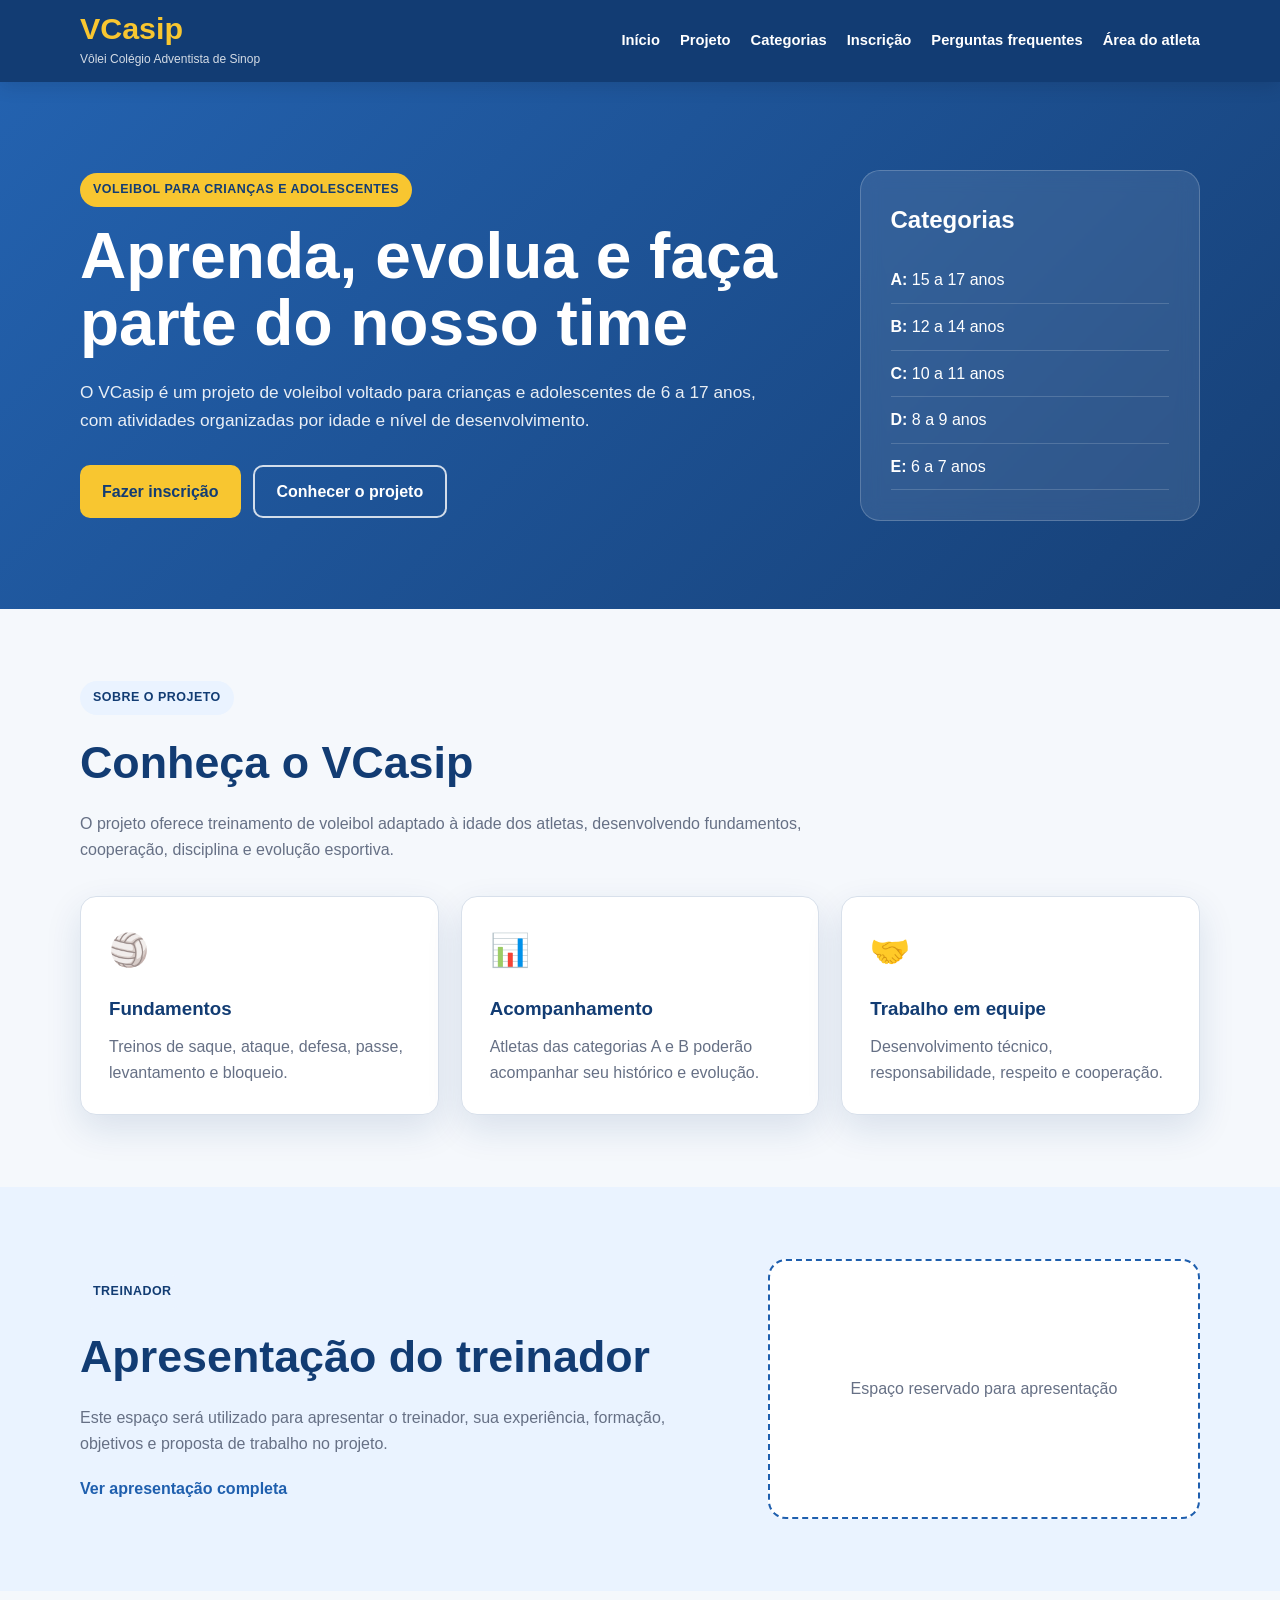
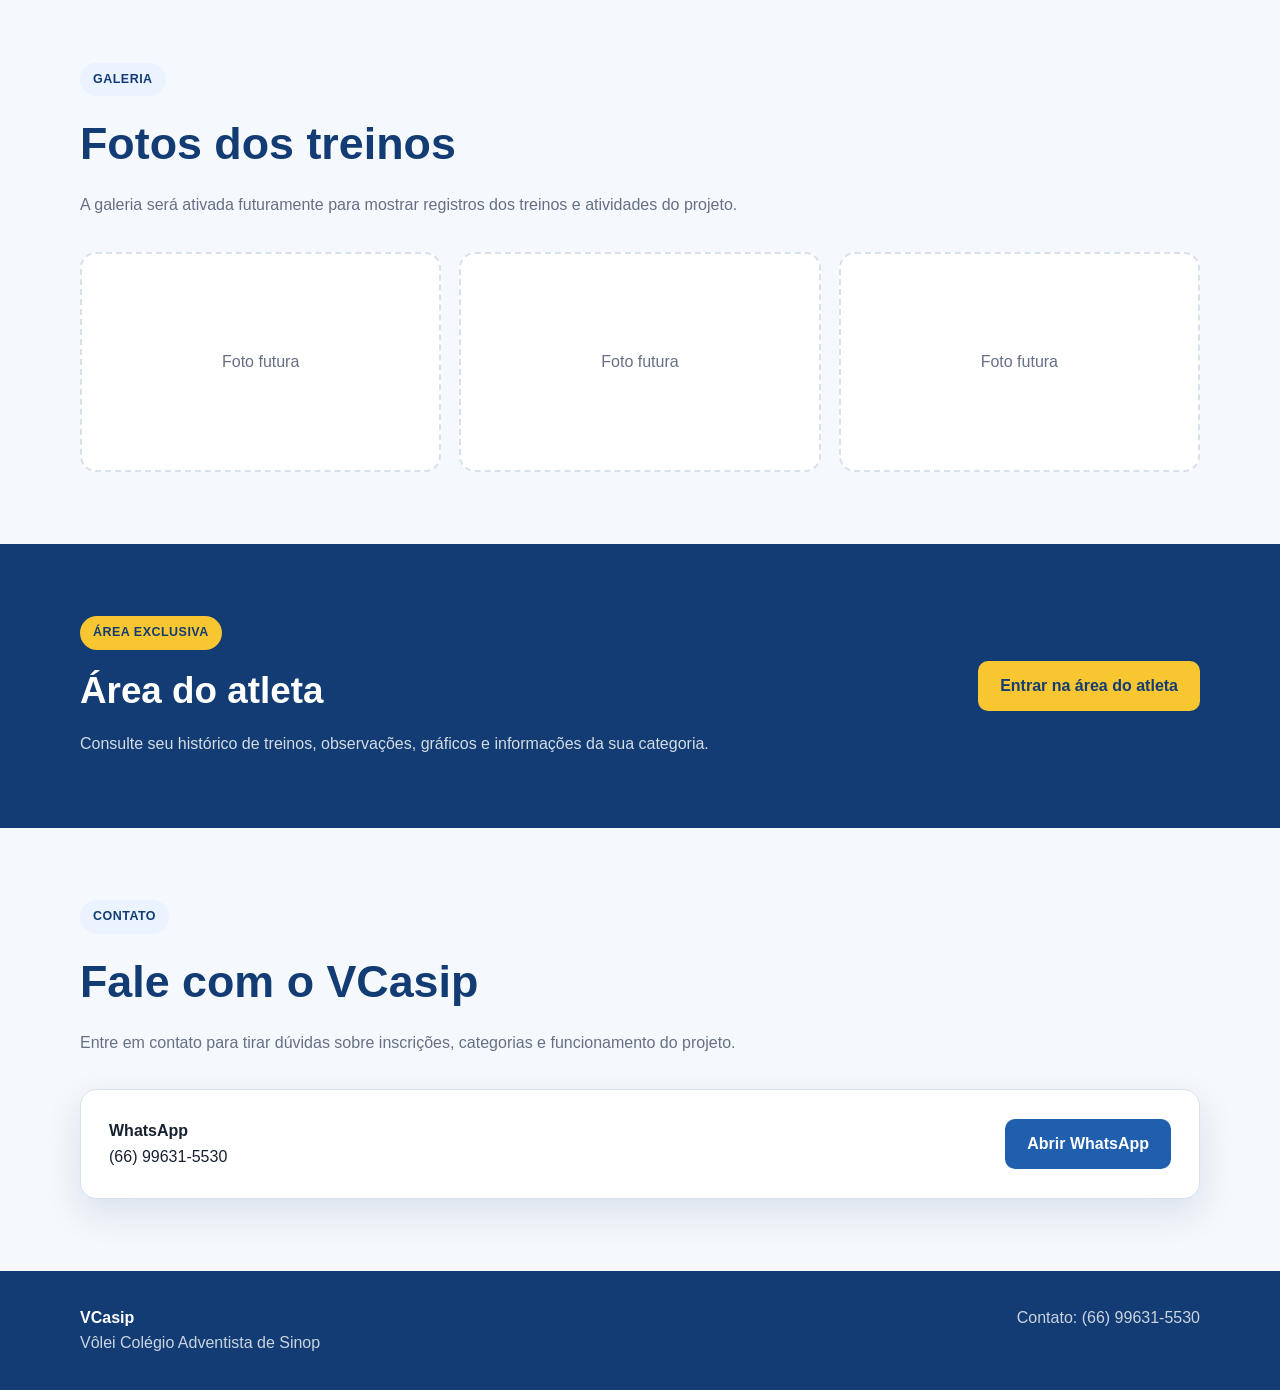
<file: index.html>
<!DOCTYPE html>
<html lang="pt-BR">
<head>
    <meta charset="UTF-8">

    <meta
        name="viewport"
        content="width=device-width, initial-scale=1.0"
    >

    <meta
        name="description"
        content="Site oficial do Vôlei Colégio Adventista de Sinop - VCasip"
    >

    <title>VCasip | Vôlei Colégio Adventista de Sinop</title>

    <link rel="stylesheet" href="css/style.css">
</head>

<body>
    <header class="cabecalho">
        <div class="container cabecalho-conteudo">
            <div class="identidade">
                <a href="index.html" class="logo">
                    VCasip
                </a>

                <span class="subtitulo-logo">
                    Vôlei Colégio Adventista de Sinop
                </span>
            </div>

            <button
                class="botao-menu"
                id="botao-menu"
                aria-label="Abrir menu"
                aria-expanded="false"
            >
                ☰
            </button>

            <nav class="menu" id="menu-principal">
                <a href="index.html">Início</a>
                <a href="sobre.html">Projeto</a>
                <a href="categorias.html">Categorias</a>
                <a href="inscricao.html">Inscrição</a>
                <a href="faq.html">Perguntas frequentes</a>
                <a href="atleta.html">Área do atleta</a>
            </nav>
        </div>
    </header>

    <main>
        <section class="hero">
            <div class="container hero-conteudo">
                <div class="hero-texto">
                    <span class="etiqueta">
                        Voleibol para crianças e adolescentes
                    </span>

                    <h1>
                        Aprenda, evolua e faça parte do nosso time
                    </h1>

                    <p>
                        O VCasip é um projeto de voleibol voltado para
                        crianças e adolescentes de 6 a 17 anos, com
                        atividades organizadas por idade e nível de
                        desenvolvimento.
                    </p>

                    <div class="grupo-botoes">
                        <a
                            class="botao botao-amarelo"
                            href="inscricao.html"
                        >
                            Fazer inscrição
                        </a>

                        <a
                            class="botao botao-contorno"
                            href="sobre.html"
                        >
                            Conhecer o projeto
                        </a>
                    </div>
                </div>

                <div class="hero-cartao">
                    <h2>Categorias</h2>

                    <ul>
                        <li><strong>A:</strong> 15 a 17 anos</li>
                        <li><strong>B:</strong> 12 a 14 anos</li>
                        <li><strong>C:</strong> 10 a 11 anos</li>
                        <li><strong>D:</strong> 8 a 9 anos</li>
                        <li><strong>E:</strong> 6 a 7 anos</li>
                    </ul>
                </div>
            </div>
        </section>

        <section class="secao">
            <div class="container">
                <div class="cabecalho-secao">
                    <span class="etiqueta etiqueta-azul">
                        Sobre o projeto
                    </span>

                    <h2>Conheça o VCasip</h2>

                    <p>
                        O projeto oferece treinamento de voleibol adaptado
                        à idade dos atletas, desenvolvendo fundamentos,
                        cooperação, disciplina e evolução esportiva.
                    </p>
                </div>

                <div class="grade-cards">
                    <article class="card">
                        <div class="icone-card">🏐</div>

                        <h3>Fundamentos</h3>

                        <p>
                            Treinos de saque, ataque, defesa, passe,
                            levantamento e bloqueio.
                        </p>
                    </article>

                    <article class="card">
                        <div class="icone-card">📊</div>

                        <h3>Acompanhamento</h3>

                        <p>
                            Atletas das categorias A e B poderão acompanhar
                            seu histórico e evolução.
                        </p>
                    </article>

                    <article class="card">
                        <div class="icone-card">🤝</div>

                        <h3>Trabalho em equipe</h3>

                        <p>
                            Desenvolvimento técnico, responsabilidade,
                            respeito e cooperação.
                        </p>
                    </article>
                </div>
            </div>
        </section>

        <section class="secao secao-azul-claro">
            <div class="container duas-colunas">
                <div>
                    <span class="etiqueta etiqueta-azul">
                        Treinador
                    </span>

                    <h2>Apresentação do treinador</h2>

                    <p>
                        Este espaço será utilizado para apresentar o
                        treinador, sua experiência, formação, objetivos
                        e proposta de trabalho no projeto.
                    </p>

                    <a
                        href="sobre.html"
                        class="link-destaque"
                    >
                        Ver apresentação completa
                    </a>
                </div>

                <div class="cartao-placeholder">
                    <span>Espaço reservado para apresentação</span>
                </div>
            </div>
        </section>

        <section class="secao">
            <div class="container">
                <div class="cabecalho-secao">
                    <span class="etiqueta etiqueta-azul">
                        Galeria
                    </span>

                    <h2>Fotos dos treinos</h2>

                    <p>
                        A galeria será ativada futuramente para mostrar
                        registros dos treinos e atividades do projeto.
                    </p>
                </div>

                <div class="galeria-placeholder">
                    <div>Foto futura</div>
                    <div>Foto futura</div>
                    <div>Foto futura</div>
                </div>
            </div>
        </section>

        <section class="secao chamada">
            <div class="container chamada-conteudo">
                <div>
                    <span class="etiqueta">
                        Área exclusiva
                    </span>

                    <h2>Área do atleta</h2>

                    <p>
                        Consulte seu histórico de treinos, observações,
                        gráficos e informações da sua categoria.
                    </p>
                </div>

                <a
                    href="atleta.html"
                    class="botao botao-amarelo"
                >
                    Entrar na área do atleta
                </a>
            </div>
        </section>

        <section class="secao">
            <div class="container">
                <div class="cabecalho-secao">
                    <span class="etiqueta etiqueta-azul">
                        Contato
                    </span>

                    <h2>Fale com o VCasip</h2>

                    <p>
                        Entre em contato para tirar dúvidas sobre inscrições,
                        categorias e funcionamento do projeto.
                    </p>
                </div>

                <div class="contato-card">
                    <div>
                        <strong>WhatsApp</strong>
                        <p>(66) 99631-5530</p>
                    </div>

                    <a
                        class="botao botao-azul"
                        href="https://wa.me/5566996315530"
                        target="_blank"
                        rel="noopener noreferrer"
                    >
                        Abrir WhatsApp
                    </a>
                </div>
            </div>
        </section>
    </main>

    <footer class="rodape">
        <div class="container rodape-conteudo">
            <div>
                <strong>VCasip</strong>

                <p>Vôlei Colégio Adventista de Sinop</p>
            </div>

            <div>
                <p>Contato: (66) 99631-5530</p>
            </div>
        </div>
    </footer>

    <script src="js/main.js"></script>
</body>
</html>
</file>
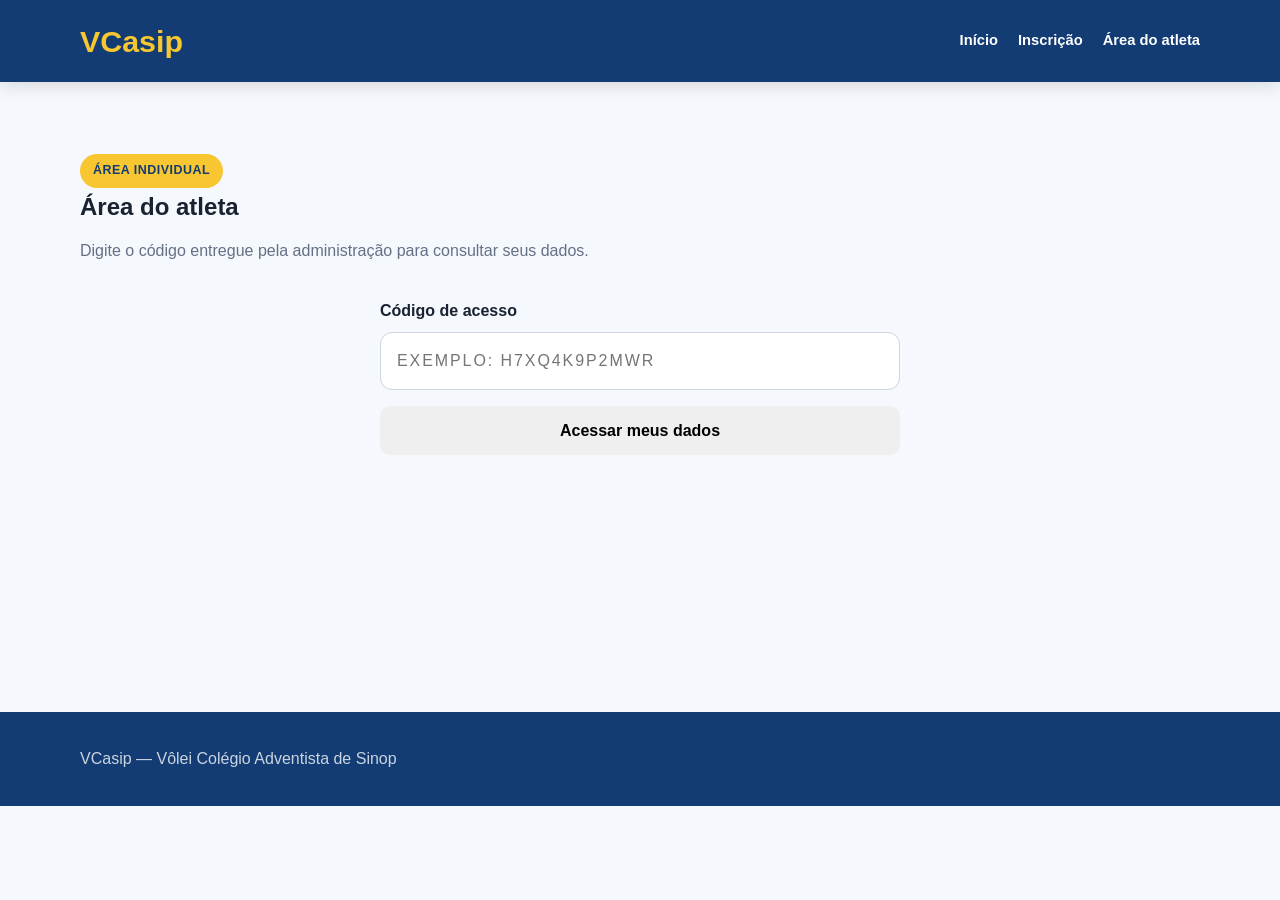
<file: atleta.html>
<!DOCTYPE html>
<html lang="pt-BR">
<head>
    <meta charset="UTF-8">

    <meta
        name="viewport"
        content="width=device-width, initial-scale=1.0"
    >

    <meta
        name="description"
        content="Área individual do atleta VCasip"
    >

    <title>Área do Atleta | VCasip</title>

    <link
        rel="stylesheet"
        href="css/style.css"
    >
</head>

<body>
    <header class="cabecalho">
        <div class="container cabecalho-conteudo">
            <a
                href="index.html"
                class="logo"
            >
                VCasip
            </a>

            <button
                class="botao-menu"
                id="botao-menu"
                type="button"
                aria-label="Abrir menu"
            >
                ☰
            </button>

            <nav
                class="menu"
                id="menu"
            >
                <a href="index.html">Início</a>
                <a href="inscricao.html">Inscrição</a>
                <a href="atleta.html">Área do atleta</a>
            </nav>
        </div>
    </header>

    <main>
        <section class="secao area-acesso">
            <div class="container">
                <div class="cabecalho-secao">
                    <span class="etiqueta">
                        Área individual
                    </span>

                    <h1>Área do atleta</h1>

                    <p>
                        Digite o código entregue pela administração
                        para consultar seus dados.
                    </p>
                </div>

                <form
                    id="formulario-acesso"
                    class="cartao formulario-acesso"
                >
                    <label for="codigo-atleta">
                        Código de acesso
                    </label>

                    <input
                        type="text"
                        id="codigo-atleta"
                        name="codigo"
                        maxlength="12"
                        autocomplete="off"
                        placeholder="Exemplo: H7XQ4K9P2MWR"
                        required
                    >

                    <button
                        type="submit"
                        class="botao botao-primario"
                    >
                        Acessar meus dados
                    </button>

                    <div
                        id="mensagem-acesso"
                        class="mensagem-formulario"
                        aria-live="polite"
                    ></div>
                </form>

                <section
                    id="painel-atleta"
                    class="painel-atleta oculto"
                >
                    <div class="cartao perfil-atleta">
                        <div>
                            <span class="etiqueta">
                                Perfil
                            </span>

                            <h2 id="nome-atleta">
                                Nome do atleta
                            </h2>

                            <p id="categoria-atleta"></p>
                            <p id="posicao-atleta"></p>
                        </div>

                        <button
                            type="button"
                            id="botao-sair"
                            class="botao botao-secundario"
                        >
                            Sair
                        </button>
                    </div>

                    <section class="secao-painel">
                        <h2>Frequência</h2>

                        <div class="grade-indicadores">
                            <article class="cartao indicador">
                                <strong id="frequencia-percentual">
                                    0%
                                </strong>
                                <span>Frequência</span>
                            </article>

                            <article class="cartao indicador">
                                <strong id="presencas-total">
                                    0
                                </strong>
                                <span>Presenças</span>
                            </article>

                            <article class="cartao indicador">
                                <strong id="ausencias-total">
                                    0
                                </strong>
                                <span>Ausências</span>
                            </article>

                            <article class="cartao indicador">
                                <strong id="justificadas-total">
                                    0
                                </strong>
                                <span>Justificadas</span>
                            </article>
                        </div>
                    </section>

                    <section class="secao-painel">
                        <h2>Estatísticas gerais</h2>

                        <div
                            id="grade-estatisticas"
                            class="grade-estatisticas"
                        ></div>
                    </section>

                    <section class="secao-painel">
                        <h2>Orientações e metas</h2>

                        <div
                            id="lista-observacoes"
                            class="lista-observacoes"
                        ></div>
                    </section>
                </section>
            </div>
        </section>
    </main>

    <footer class="rodape">
        <div class="container">
            <p>
                VCasip — Vôlei Colégio Adventista de Sinop
            </p>
        </div>
    </footer>

    <script src="js/main.js"></script>
    <script src="js/api.js"></script>
    <script src="js/atleta.js"></script>
</body>
</html>
</file>
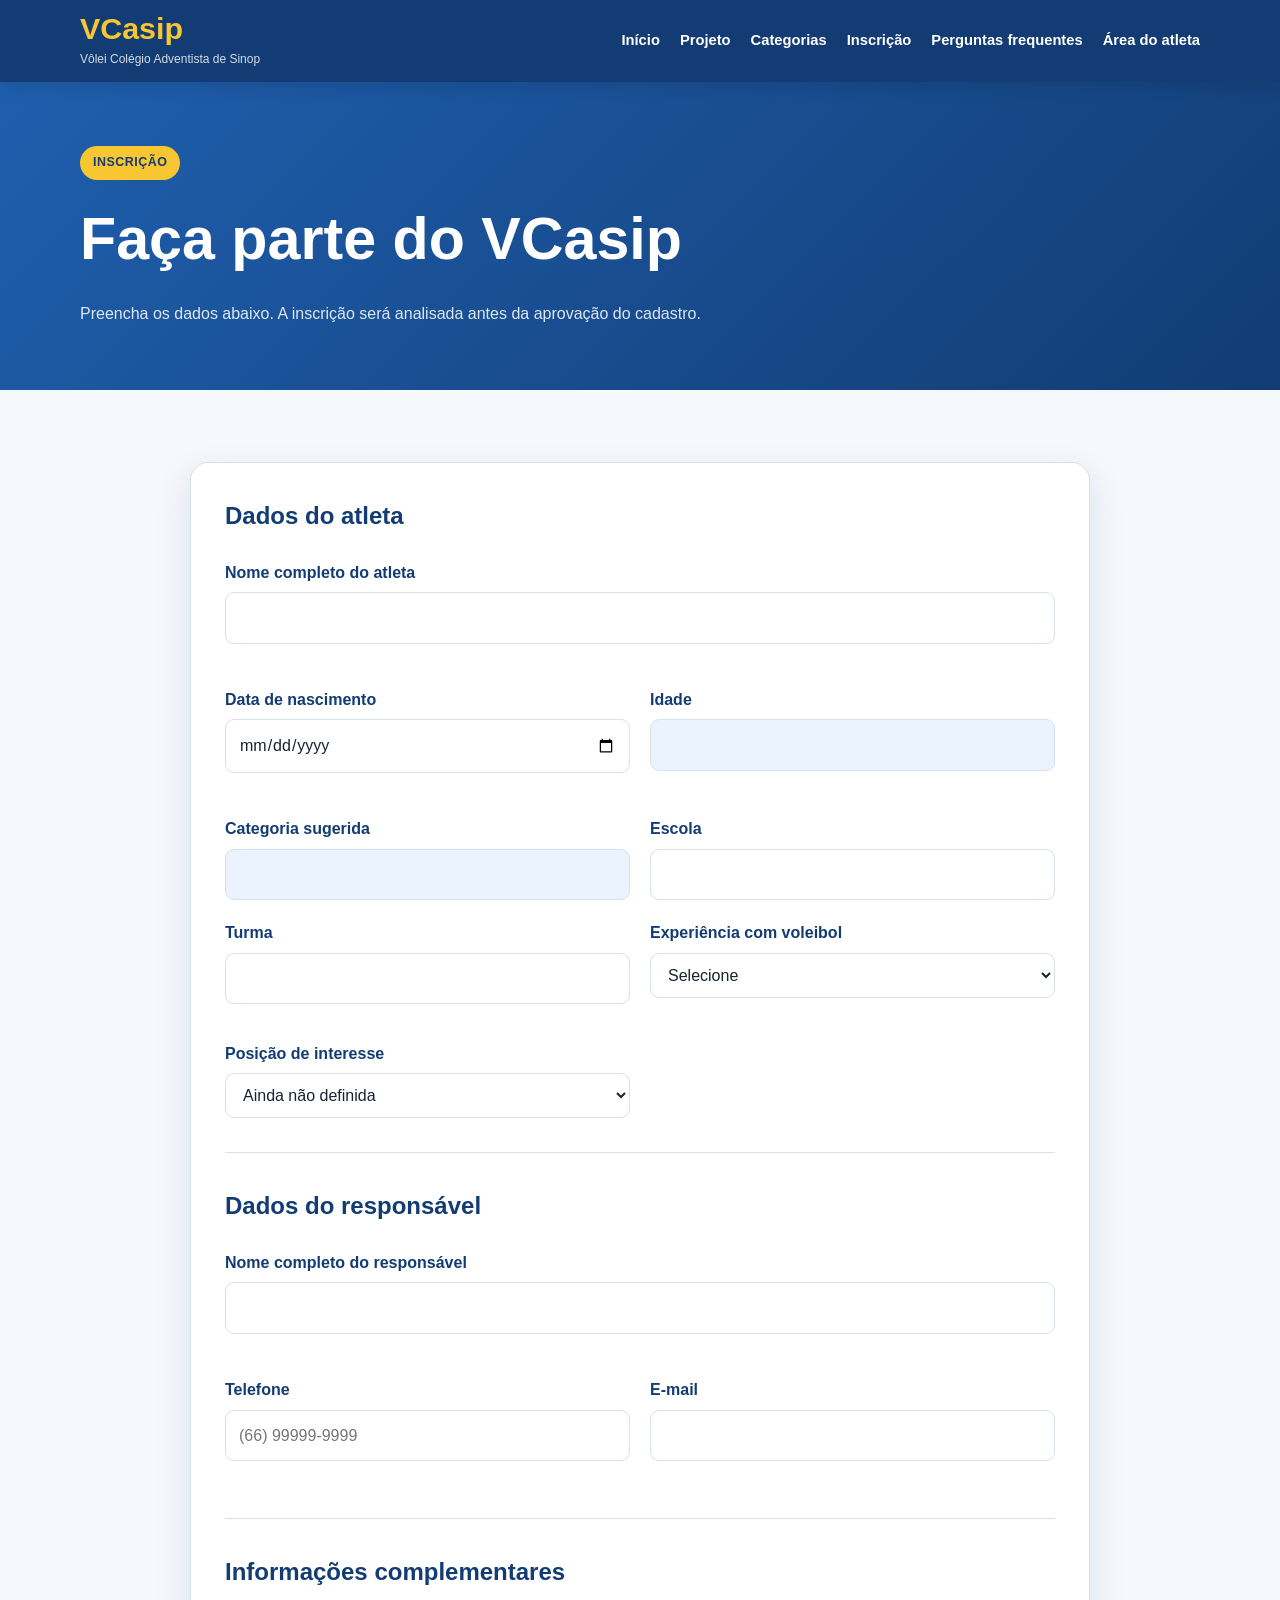
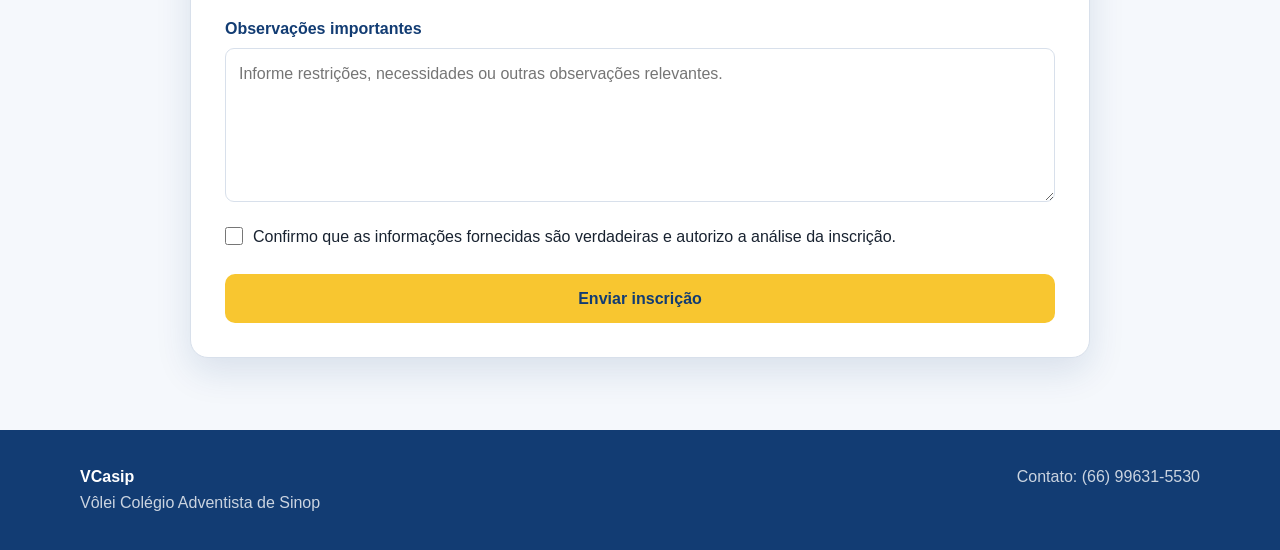
<file: inscricao.html>
<!DOCTYPE html>
<html lang="pt-BR">
<head>
    <meta charset="UTF-8">

    <meta
        name="viewport"
        content="width=device-width, initial-scale=1.0"
    >

    <meta
        name="description"
        content="Formulário de inscrição do VCasip"
    >

    <title>Inscrição | VCasip</title>

    <link rel="stylesheet" href="css/style.css">
</head>

<body>
    <header class="cabecalho">
        <div class="container cabecalho-conteudo">
            <div class="identidade">
                <a href="index.html" class="logo">
                    VCasip
                </a>

                <span class="subtitulo-logo">
                    Vôlei Colégio Adventista de Sinop
                </span>
            </div>

            <button
                class="botao-menu"
                id="botao-menu"
                aria-label="Abrir menu"
                aria-expanded="false"
            >
                ☰
            </button>

            <nav class="menu" id="menu-principal">
                <a href="index.html">Início</a>
                <a href="sobre.html">Projeto</a>
                <a href="categorias.html">Categorias</a>
                <a href="inscricao.html">Inscrição</a>
                <a href="faq.html">Perguntas frequentes</a>
                <a href="atleta.html">Área do atleta</a>
            </nav>
        </div>
    </header>

    <main>
        <section class="topo-pagina">
            <div class="container">
                <span class="etiqueta">
                    Inscrição
                </span>

                <h1>Faça parte do VCasip</h1>

                <p>
                    Preencha os dados abaixo. A inscrição será analisada
                    antes da aprovação do cadastro.
                </p>
            </div>
        </section>

        <section class="secao">
            <div class="container container-formulario">
                <form
                    id="formulario-inscricao"
                    class="formulario"
                    novalidate
                >
                    <div class="bloco-formulario">
                        <h2>Dados do atleta</h2>

                        <div class="grade-formulario">
                            <div class="campo campo-largo">
                                <label for="nome-atleta">
                                    Nome completo do atleta
                                </label>

                                <input
                                    type="text"
                                    id="nome-atleta"
                                    name="nomeAtleta"
                                    autocomplete="name"
                                    required
                                >

                                <small class="mensagem-erro"></small>
                            </div>

                            <div class="campo">
                                <label for="data-nascimento">
                                    Data de nascimento
                                </label>

                                <input
                                    type="date"
                                    id="data-nascimento"
                                    name="dataNascimento"
                                    required
                                >

                                <small class="mensagem-erro"></small>
                            </div>

                            <div class="campo">
                                <label for="idade">
                                    Idade
                                </label>

                                <input
                                    type="text"
                                    id="idade"
                                    name="idade"
                                    readonly
                                >
                            </div>

                            <div class="campo">
                                <label for="categoria">
                                    Categoria sugerida
                                </label>

                                <input
                                    type="text"
                                    id="categoria"
                                    name="categoria"
                                    readonly
                                >
                            </div>

                            <div class="campo">
                                <label for="escola">
                                    Escola
                                </label>

                                <input
                                    type="text"
                                    id="escola"
                                    name="escola"
                                >
                            </div>

                            <div class="campo">
                                <label for="turma">
                                    Turma
                                </label>

                                <input
                                    type="text"
                                    id="turma"
                                    name="turma"
                                >
                            </div>

                            <div class="campo">
                                <label for="experiencia">
                                    Experiência com voleibol
                                </label>

                                <select
                                    id="experiencia"
                                    name="experiencia"
                                    required
                                >
                                    <option value="">
                                        Selecione
                                    </option>

                                    <option value="Nenhuma">
                                        Nenhuma
                                    </option>

                                    <option value="Iniciante">
                                        Iniciante
                                    </option>

                                    <option value="Intermediária">
                                        Intermediária
                                    </option>

                                    <option value="Avançada">
                                        Avançada
                                    </option>
                                </select>

                                <small class="mensagem-erro"></small>
                            </div>

                            <div class="campo">
                                <label for="posicao">
                                    Posição de interesse
                                </label>

                                <select
                                    id="posicao"
                                    name="posicao"
                                >
                                    <option value="">
                                        Ainda não definida
                                    </option>

                                    <option value="Levantador">
                                        Levantador
                                    </option>

                                    <option value="Ponteiro">
                                        Ponteiro
                                    </option>

                                    <option value="Oposto">
                                        Oposto
                                    </option>

                                    <option value="Central">
                                        Central
                                    </option>

                                    <option value="Líbero">
                                        Líbero
                                    </option>
                                </select>
                            </div>
                        </div>
                    </div>

                    <div class="bloco-formulario">
                        <h2>Dados do responsável</h2>

                        <div class="grade-formulario">
                            <div class="campo campo-largo">
                                <label for="nome-responsavel">
                                    Nome completo do responsável
                                </label>

                                <input
                                    type="text"
                                    id="nome-responsavel"
                                    name="nomeResponsavel"
                                    autocomplete="name"
                                    required
                                >

                                <small class="mensagem-erro"></small>
                            </div>

                            <div class="campo">
                                <label for="telefone">
                                    Telefone
                                </label>

                                <input
                                    type="tel"
                                    id="telefone"
                                    name="telefone"
                                    placeholder="(66) 99999-9999"
                                    autocomplete="tel"
                                    required
                                >

                                <small class="mensagem-erro"></small>
                            </div>

                            <div class="campo">
                                <label for="email">
                                    E-mail
                                </label>

                                <input
                                    type="email"
                                    id="email"
                                    name="email"
                                    autocomplete="email"
                                    required
                                >

                                <small class="mensagem-erro"></small>
                            </div>
                        </div>
                    </div>

                    <div class="bloco-formulario">
                        <h2>Informações complementares</h2>

                        <div class="campo">
                            <label for="observacoes">
                                Observações importantes
                            </label>

                            <textarea
                                id="observacoes"
                                name="observacoes"
                                rows="5"
                                placeholder="Informe restrições, necessidades ou outras observações relevantes."
                            ></textarea>
                        </div>

                        <div class="campo-checkbox">
                            <input
                                type="checkbox"
                                id="aceite-termos"
                                name="aceiteTermos"
                                required
                            >

                            <label for="aceite-termos">
                                Confirmo que as informações fornecidas são
                                verdadeiras e autorizo a análise da inscrição.
                            </label>
                        </div>

                        <small
                            id="erro-termos"
                            class="mensagem-erro"
                        ></small>
                    </div>

                    <div
                        id="mensagem-formulario"
                        class="mensagem-formulario"
                        role="alert"
                    ></div>

                    <button
                        type="submit"
                        class="botao botao-amarelo botao-enviar"
                    >
                        Enviar inscrição
                    </button>
                </form>
            </div>
        </section>
    </main>

    <footer class="rodape">
        <div class="container rodape-conteudo">
            <div>
                <strong>VCasip</strong>

                <p>Vôlei Colégio Adventista de Sinop</p>
            </div>

            <div>
                <p>Contato: (66) 99631-5530</p>
            </div>
        </div>
    </footer>

    <script src="js/main.js"></script>
    <script src="js/api.js"></script>
    <script src="js/inscricao.js"></script>
</body>
</html>
</file>
<file: css/style.css>
:root {
    --azul-escuro: #123c73;
    --azul-principal: #1f5fae;
    --azul-claro: #eaf3ff;
    --amarelo: #f8c630;
    --amarelo-hover: #e7b51d;
    --amarelo-claro: #fff4bd;
    --branco: #ffffff;
    --fundo: #f5f8fc;
    --texto: #182230;
    --cinza: #667085;
    --borda: #d8e0eb;
    --sucesso: #137a42;
    --sucesso-fundo: #e7f8ef;
    --erro: #b42318;
    --erro-fundo: #fff0ee;
    --sombra: 0 14px 36px rgba(18, 60, 115, 0.12);
}

* {
    box-sizing: border-box;
    margin: 0;
    padding: 0;
}

html {
    scroll-behavior: smooth;
}

body {
    background-color: var(--fundo);
    color: var(--texto);
    font-family: Arial, Helvetica, sans-serif;
    line-height: 1.6;
}

a {
    color: inherit;
}

button,
input,
select,
textarea {
    font: inherit;
}

.container {
    width: min(1120px, 90%);
    margin: 0 auto;
}

.cabecalho {
    position: sticky;
    top: 0;
    z-index: 1000;
    background-color: var(--azul-escuro);
    color: var(--branco);
    box-shadow: 0 4px 18px rgba(0, 0, 0, 0.12);
}

.cabecalho-conteudo {
    display: flex;
    align-items: center;
    justify-content: space-between;
    min-height: 82px;
    gap: 24px;
}

.identidade {
    display: flex;
    flex-direction: column;
}

.logo {
    color: var(--amarelo);
    font-size: 1.9rem;
    font-weight: 800;
    line-height: 1;
    text-decoration: none;
}

.subtitulo-logo {
    margin-top: 6px;
    font-size: 0.75rem;
    color: rgba(255, 255, 255, 0.82);
}

.menu {
    display: flex;
    align-items: center;
    flex-wrap: wrap;
    gap: 20px;
}

.menu a {
    color: var(--branco);
    text-decoration: none;
    font-size: 0.92rem;
    font-weight: 700;
}

.menu a:hover {
    color: var(--amarelo);
}

.botao-menu {
    display: none;
    border: 0;
    background: transparent;
    color: var(--branco);
    font-size: 1.8rem;
    cursor: pointer;
}

.hero {
    background:
        linear-gradient(
            135deg,
            rgba(31, 95, 174, 0.98),
            rgba(18, 60, 115, 0.98)
        );
    color: var(--branco);
    padding: 88px 0;
}

.hero-conteudo {
    display: grid;
    grid-template-columns: 1.5fr 0.7fr;
    align-items: center;
    gap: 50px;
}

.hero-texto h1 {
    max-width: 760px;
    margin-top: 16px;
    font-size: clamp(2.3rem, 5vw, 4.5rem);
    line-height: 1.05;
}

.hero-texto p {
    max-width: 680px;
    margin-top: 22px;
    color: rgba(255, 255, 255, 0.9);
    font-size: 1.08rem;
}

.etiqueta {
    display: inline-block;
    border-radius: 999px;
    background-color: var(--amarelo);
    color: var(--azul-escuro);
    padding: 7px 13px;
    font-size: 0.78rem;
    font-weight: 800;
    letter-spacing: 0.04em;
    text-transform: uppercase;
}

.etiqueta-azul {
    background-color: var(--azul-claro);
    color: var(--azul-escuro);
}

.grupo-botoes {
    display: flex;
    flex-wrap: wrap;
    gap: 12px;
    margin-top: 30px;
}

.botao {
    display: inline-flex;
    align-items: center;
    justify-content: center;
    min-height: 48px;
    border: 0;
    border-radius: 10px;
    padding: 12px 22px;
    font-weight: 800;
    text-decoration: none;
    cursor: pointer;
    transition:
        transform 0.2s ease,
        background-color 0.2s ease;
}

.botao:hover {
    transform: translateY(-2px);
}

.botao-amarelo {
    background-color: var(--amarelo);
    color: var(--azul-escuro);
}

.botao-amarelo:hover {
    background-color: var(--amarelo-hover);
}

.botao-azul {
    background-color: var(--azul-principal);
    color: var(--branco);
}

.botao-contorno {
    border: 2px solid rgba(255, 255, 255, 0.8);
    background-color: transparent;
    color: var(--branco);
}

.hero-cartao {
    border: 1px solid rgba(255, 255, 255, 0.2);
    border-radius: 20px;
    background-color: rgba(255, 255, 255, 0.1);
    padding: 30px;
    backdrop-filter: blur(10px);
}

.hero-cartao h2 {
    margin-bottom: 18px;
}

.hero-cartao ul {
    list-style: none;
}

.hero-cartao li {
    border-bottom: 1px solid rgba(255, 255, 255, 0.16);
    padding: 10px 0;
}

.secao {
    padding: 72px 0;
}

.secao-azul-claro {
    background-color: var(--azul-claro);
}

.cabecalho-secao {
    max-width: 760px;
    margin-bottom: 34px;
}

.cabecalho-secao h2,
.duas-colunas h2 {
    margin-top: 12px;
    color: var(--azul-escuro);
    font-size: clamp(1.8rem, 4vw, 2.8rem);
}

.cabecalho-secao p,
.duas-colunas p {
    margin-top: 12px;
    color: var(--cinza);
}

.grade-cards {
    display: grid;
    grid-template-columns: repeat(3, 1fr);
    gap: 22px;
}

.card {
    border: 1px solid var(--borda);
    border-radius: 16px;
    background-color: var(--branco);
    padding: 28px;
    box-shadow: var(--sombra);
}

.icone-card {
    margin-bottom: 18px;
    font-size: 2rem;
}

.card h3 {
    margin-bottom: 10px;
    color: var(--azul-escuro);
}

.card p {
    color: var(--cinza);
}

.duas-colunas {
    display: grid;
    grid-template-columns: 1.2fr 0.8fr;
    align-items: center;
    gap: 40px;
}

.link-destaque {
    display: inline-block;
    margin-top: 20px;
    color: var(--azul-principal);
    font-weight: 800;
    text-decoration: none;
}

.cartao-placeholder {
    display: grid;
    min-height: 260px;
    place-items: center;
    border: 2px dashed var(--azul-principal);
    border-radius: 18px;
    background-color: var(--branco);
    color: var(--cinza);
    text-align: center;
}

.galeria-placeholder {
    display: grid;
    grid-template-columns: repeat(3, 1fr);
    gap: 18px;
}

.galeria-placeholder div {
    display: grid;
    min-height: 220px;
    place-items: center;
    border: 2px dashed var(--borda);
    border-radius: 16px;
    background-color: var(--branco);
    color: var(--cinza);
}

.chamada {
    background-color: var(--azul-escuro);
    color: var(--branco);
}

.chamada-conteudo {
    display: flex;
    align-items: center;
    justify-content: space-between;
    gap: 30px;
}

.chamada h2 {
    margin-top: 12px;
    font-size: 2.3rem;
}

.chamada p {
    max-width: 650px;
    margin-top: 10px;
    color: rgba(255, 255, 255, 0.82);
}

.contato-card {
    display: flex;
    align-items: center;
    justify-content: space-between;
    gap: 24px;
    border: 1px solid var(--borda);
    border-radius: 16px;
    background-color: var(--branco);
    padding: 28px;
    box-shadow: var(--sombra);
}

.topo-pagina {
    background:
        linear-gradient(
            135deg,
            var(--azul-principal),
            var(--azul-escuro)
        );
    color: var(--branco);
    padding: 64px 0;
}

.topo-pagina h1 {
    margin-top: 12px;
    font-size: clamp(2.1rem, 5vw, 3.7rem);
}

.topo-pagina p {
    max-width: 720px;
    margin-top: 14px;
    color: rgba(255, 255, 255, 0.86);
}

.container-formulario {
    max-width: 900px;
}

.formulario {
    border: 1px solid var(--borda);
    border-radius: 18px;
    background-color: var(--branco);
    padding: 34px;
    box-shadow: var(--sombra);
}

.bloco-formulario + .bloco-formulario {
    border-top: 1px solid var(--borda);
    margin-top: 34px;
    padding-top: 34px;
}

.bloco-formulario h2 {
    margin-bottom: 24px;
    color: var(--azul-escuro);
}

.grade-formulario {
    display: grid;
    grid-template-columns: repeat(2, 1fr);
    gap: 20px;
}

.campo {
    display: flex;
    flex-direction: column;
}

.campo-largo {
    grid-column: 1 / -1;
}

.campo label {
    margin-bottom: 7px;
    color: var(--azul-escuro);
    font-weight: 700;
}

.campo input,
.campo select,
.campo textarea {
    width: 100%;
    border: 1px solid var(--borda);
    border-radius: 9px;
    background-color: var(--branco);
    padding: 12px 13px;
    color: var(--texto);
    outline: none;
}

.campo input:focus,
.campo select:focus,
.campo textarea:focus {
    border-color: var(--azul-principal);
    box-shadow: 0 0 0 3px rgba(31, 95, 174, 0.12);
}

.campo input[readonly] {
    background-color: var(--azul-claro);
    color: var(--azul-escuro);
    font-weight: 700;
}

.campo-checkbox {
    display: flex;
    align-items: flex-start;
    gap: 10px;
    margin-top: 22px;
}

.campo-checkbox input {
    width: 18px;
    height: 18px;
    margin-top: 3px;
}

.mensagem-erro {
    min-height: 18px;
    margin-top: 5px;
    color: var(--erro);
    font-size: 0.82rem;
}

.campo-invalido {
    border-color: var(--erro) !important;
}

.mensagem-formulario {
    display: none;
    border-radius: 10px;
    margin-top: 24px;
    padding: 14px;
}

.mensagem-formulario.sucesso {
    display: block;
    background-color: var(--sucesso-fundo);
    color: var(--sucesso);
}

.mensagem-formulario.erro {
    display: block;
    background-color: var(--erro-fundo);
    color: var(--erro);
}

.botao-enviar {
    width: 100%;
    margin-top: 24px;
}

.rodape {
    background-color: var(--azul-escuro);
    color: var(--branco);
    padding: 34px 0;
}

.rodape-conteudo {
    display: flex;
    justify-content: space-between;
    gap: 20px;
}

.rodape p {
    color: rgba(255, 255, 255, 0.78);
}

.botao:disabled {
    cursor: not-allowed;
    opacity: 0.65;
    transform: none;
}

@media (max-width: 860px) {
    .botao-menu {
        display: block;
    }

    .menu {
        display: none;
        position: absolute;
        top: 82px;
        left: 0;
        width: 100%;
        flex-direction: column;
        align-items: flex-start;
        background-color: var(--azul-escuro);
        padding: 22px 5%;
        box-shadow: 0 12px 20px rgba(0, 0, 0, 0.15);
    }

    .menu.aberto {
        display: flex;
    }

    .hero-conteudo,
    .duas-colunas {
        grid-template-columns: 1fr;
    }

    .grade-cards,
    .galeria-placeholder {
        grid-template-columns: 1fr;
    }

    .chamada-conteudo,
    .contato-card,
    .rodape-conteudo {
        align-items: flex-start;
        flex-direction: column;
    }
}

@media (max-width: 640px) {
    .hero {
        padding: 60px 0;
    }

    .secao {
        padding: 54px 0;
    }

    .grade-formulario {
        grid-template-columns: 1fr;
    }

    .campo-largo {
        grid-column: auto;
    }

    .formulario {
        padding: 22px;
    }
}

.oculto {
    display: none !important;
}

.area-acesso {
    min-height: 70vh;
}

.formulario-acesso {
    max-width: 520px;
    margin: 2rem auto;
}

.formulario-acesso label {
    display: block;
    margin-bottom: 0.5rem;
    font-weight: 700;
}

.formulario-acesso input {
    width: 100%;
    margin-bottom: 1rem;
    padding: 0.95rem 1rem;
    border: 1px solid #ccd5e0;
    border-radius: 0.75rem;
    font-size: 1rem;
    text-transform: uppercase;
    letter-spacing: 0.12rem;
}

.formulario-acesso .botao {
    width: 100%;
}

.painel-atleta {
    margin-top: 2rem;
}

.perfil-atleta {
    display: flex;
    align-items: center;
    justify-content: space-between;
    gap: 1.5rem;
}

.secao-painel {
    margin-top: 2.5rem;
}

.grade-indicadores,
.grade-estatisticas {
    display: grid;
    grid-template-columns:
        repeat(
            auto-fit,
            minmax(180px, 1fr)
        );
    gap: 1rem;
    margin-top: 1rem;
}

.indicador {
    text-align: center;
}

.indicador strong {
    display: block;
    margin-bottom: 0.35rem;
    font-size: 2rem;
}

.indicador span {
    color: #566270;
}

.cartao-estatistica strong {
    display: block;
    margin-top: 1rem;
    font-size: 1.8rem;
}

.cartao-estatistica span {
    display: block;
    margin-top: 0.25rem;
    color: #566270;
}

.lista-observacoes {
    display: grid;
    gap: 1rem;
    margin-top: 1rem;
}

.observacao-cabecalho {
    display: flex;
    align-items: center;
    justify-content: space-between;
    gap: 1rem;
    margin-bottom: 1rem;
}

.observacao-cabecalho h3 {
    margin: 0;
}

.observacao-cabecalho span {
    color: #566270;
    font-size: 0.9rem;
}

.observacao-atleta p {
    margin: 0.65rem 0 0;
}

.estado-vazio {
    text-align: center;
    color: #566270;
}

@media (max-width: 600px) {
    .perfil-atleta {
        align-items: stretch;
        flex-direction: column;
    }

    .perfil-atleta .botao {
        width: 100%;
    }

    .observacao-cabecalho {
        align-items: flex-start;
        flex-direction: column;
    }
}
</file>
